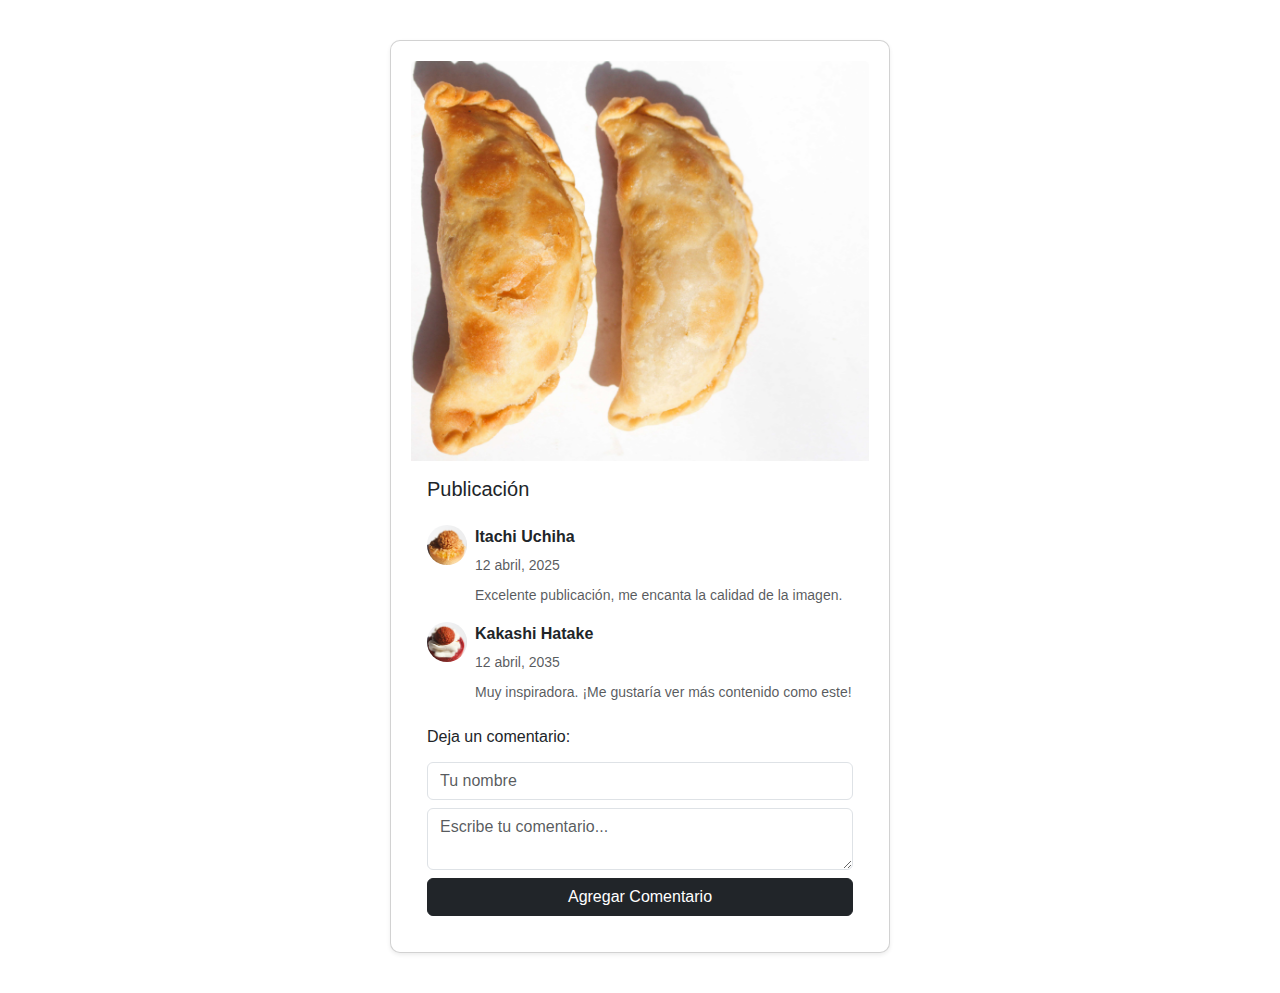
<file: nota-post/nota/index.html>
<!DOCTYPE html>
<html lang="es">
<head>
    <meta charset="UTF-8">
    <meta name="viewport" content="width=device-width, initial-scale=1.0">
    <title>Comentarios en la publicación</title>
    <link href="https://cdn.jsdelivr.net/npm/bootstrap@5.3.0-alpha1/dist/css/bootstrap.min.css" rel="stylesheet">
    <link rel="stylesheet" href="assets/css/style.css">
</head>
<body>
    <div class="container d-flex justify-content-center">
        <div class="card shadow-sm" style="max-width: 500px; width: 100%;">
            <img src="assets/img/empanas_acostadas.jpg" alt="Publicación" class="card-img-top img-fluid" style="object-fit: cover; height: 400px;">

            <div class="card-body">
                <h5 class="card-title mb-4">Publicación</h5>
                <div id="comments">
                    <div class="d-flex align-items-start mb-3">
                        <div class="rounded-circle bg-secondary me-2" style="width: 40px; height: 40px; background-image: url('assets/img/tarta-avellana.png'); background-size: cover; background-position: center;"></div>
                        <div>
                            <strong class="d-block mb-1">Itachi Uchiha</strong>
                            <small class="text-muted">12 abril, 2025</small>
                            <p class="text-muted small mt-2 mb-0">Excelente publicación, me encanta la calidad de la imagen.</p>
                        </div>
                    </div>

                    <div class="d-flex align-items-start mb-3">
                        <div class="rounded-circle bg-secondary me-2" style="width: 40px; height: 40px; background-image: url('assets/img/tarta-frambuesa.png'); background-size: cover; background-position: center;"></div>
                        <div>
                            <strong class="d-block mb-1">Kakashi Hatake</strong>
                            <small class="text-muted">12 abril, 2035</small>
                            <p class="text-muted small mt-2 mb-0">Muy inspiradora. ¡Me gustaría ver más contenido como este!</p>
                        </div>
                    </div>
                </div>

                <div class="mt-4">
                    <h6 class="mb-3">Deja un comentario:</h6>
                    <form id="commentForm">
                        <div class="mb-2">
                            <input type="text" class="form-control" id="commentAuthor" placeholder="Tu nombre" required>
                        </div>
                        <div class="mb-2">
                            <textarea class="form-control" id="commentText" rows="2" placeholder="Escribe tu comentario..." required></textarea>
                        </div>
                        <button type="submit" class="btn btn-dark w-100">Agregar Comentario</button>
                    </form>
                </div>

            </div>
        </div>
    </div>
    <script src="https://cdn.jsdelivr.net/npm/bootstrap@5.3.0-alpha1/dist/js/bootstrap.bundle.min.js"></script>
    <script src="script.js"></script>
</body>
</html>
</file>
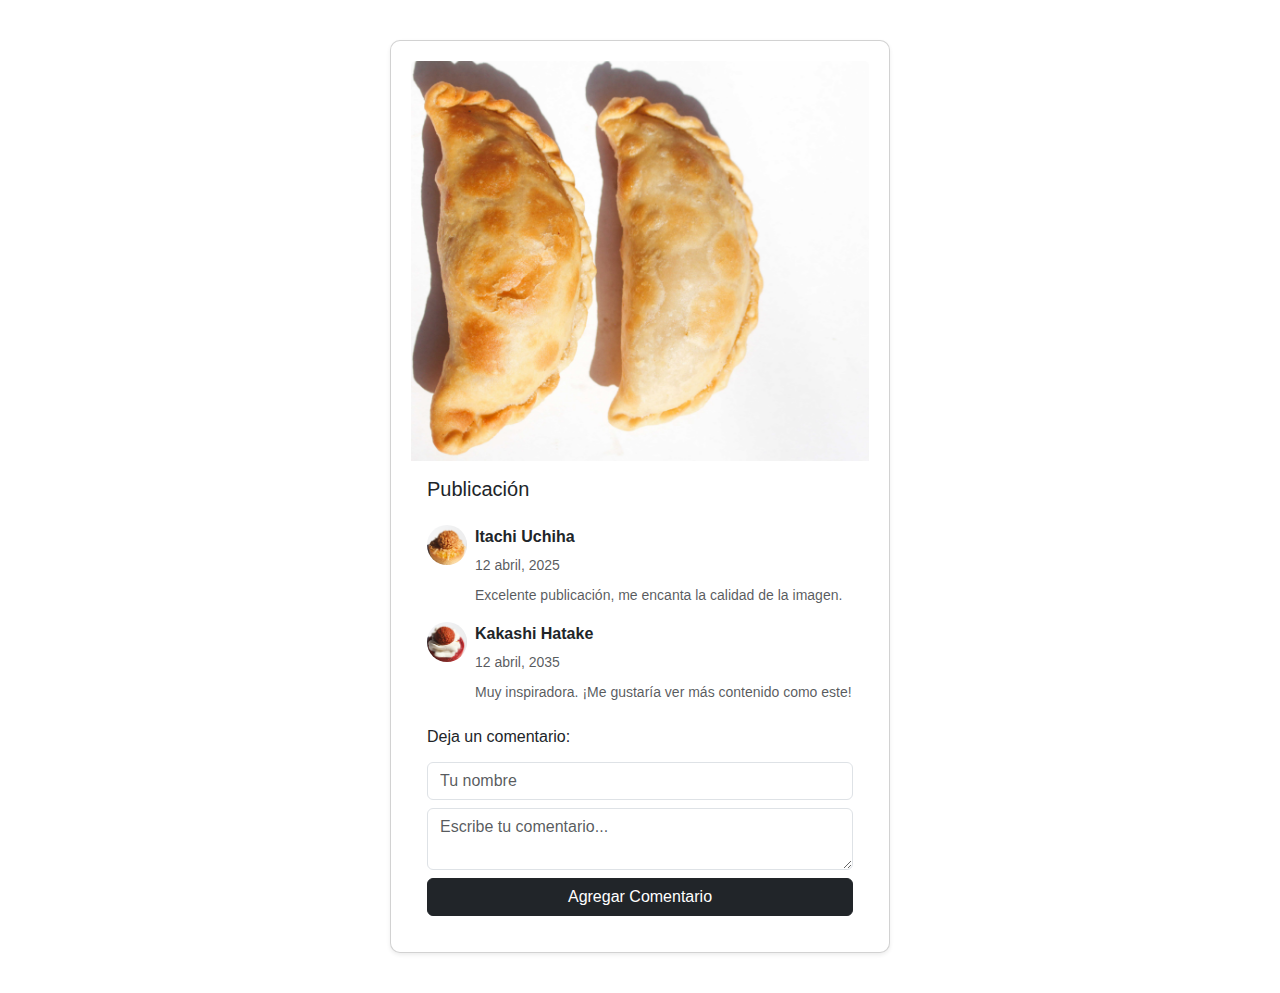
<file: nota-post/nota/comentaro-jquery.html>
<!DOCTYPE html>
<html lang="es">
<head>
    <meta charset="UTF-8">
    <meta name="viewport" content="width=device-width, initial-scale=1.0">
    <title>Comentarios en la publicación</title>
    <link href="https://cdn.jsdelivr.net/npm/bootstrap@5.3.0-alpha1/dist/css/bootstrap.min.css" rel="stylesheet">
    <link rel="stylesheet" href="assets/css/style.css">
</head>
<body>
    <div class="container d-flex justify-content-center">
        <div class="card shadow-sm" style="max-width: 500px; width: 100%;">
            <img src="assets/img/empanas_acostadas.jpg" alt="Publicación" class="card-img-top img-fluid" style="object-fit: cover; height: 400px;">

            <div class="card-body">
                <h5 class="card-title mb-4">Publicación</h5>
                <div id="comments">
                    <div class="d-flex align-items-start mb-3">
                        <div class="rounded-circle bg-secondary me-2" style="width: 40px; height: 40px; background-image: url('assets/img/tarta-avellana.png'); background-size: cover; background-position: center;"></div>
                        <div>
                            <strong class="d-block mb-1">Itachi Uchiha</strong>
                            <small class="text-muted">12 abril, 2025</small>
                            <p class="text-muted small mt-2 mb-0">Excelente publicación, me encanta la calidad de la imagen.</p>
                        </div>
                    </div>

                    <div class="d-flex align-items-start mb-3">
                        <div class="rounded-circle bg-secondary me-2" style="width: 40px; height: 40px; background-image: url('assets/img/tarta-frambuesa.png'); background-size: cover; background-position: center;"></div>
                        <div>
                            <strong class="d-block mb-1">Kakashi Hatake</strong>
                            <small class="text-muted">12 abril, 2035</small>
                            <p class="text-muted small mt-2 mb-0">Muy inspiradora. ¡Me gustaría ver más contenido como este!</p>
                        </div>
                    </div>
                </div>

                <div class="mt-4">
                    <h6 class="mb-3">Deja un comentario:</h6>
                    <form id="commentForm">
                        <div class="mb-2">
                            <input type="text" class="form-control" id="commentAuthor" placeholder="Tu nombre" required>
                        </div>
                        <div class="mb-2">
                            <textarea class="form-control" id="commentText" rows="2" placeholder="Escribe tu comentario..." required></textarea>
                        </div>
                        <button type="submit" class="btn btn-dark w-100">Agregar Comentario</button>
                    </form>
                </div>

            </div>
        </div>
    </div>
    <script src="https://cdn.jsdelivr.net/npm/bootstrap@5.3.0-alpha1/dist/js/bootstrap.bundle.min.js"></script>
    <script src="https://code.jquery.com/jquery-3.6.0.min.js"></script>
    <script src="jquery.js"></script>
</body>
</html>
</file>
<file: nota-post/nota/assets/css/style.css>
* {
    margin: 0;
    padding: 0;
    box-sizing: border-box;
    background-color: #ffffff;
}

body {
    font-family: Arial, sans-serif;
    color: #323232;
}

.container {
    max-width: 600px;
    margin: 40px auto;
}

.card {
    background: #fff;
    border-radius: 10px;
    box-shadow: 0 2px 10px rgba(0,0,0,0.1);
    padding: 20px;
}

.post-image {
    width: 100%;
    border-radius: 10px;
    margin-bottom: 20px;
}

.comment {
    display: flex;
    gap: 10px;
    margin-bottom: 15px;
    padding-bottom: 10px;
    border-bottom: 1px solid #eee;
}

.comment-avatar {
    width: 40px;
    height: 40px;
    background: #ddd;
    border-radius: 50%;
    background-size: cover;
    background-position: center;
}

.comment-ahora {
    font-size: 0.75rem;
    color: #ff2727;
}
</file>
